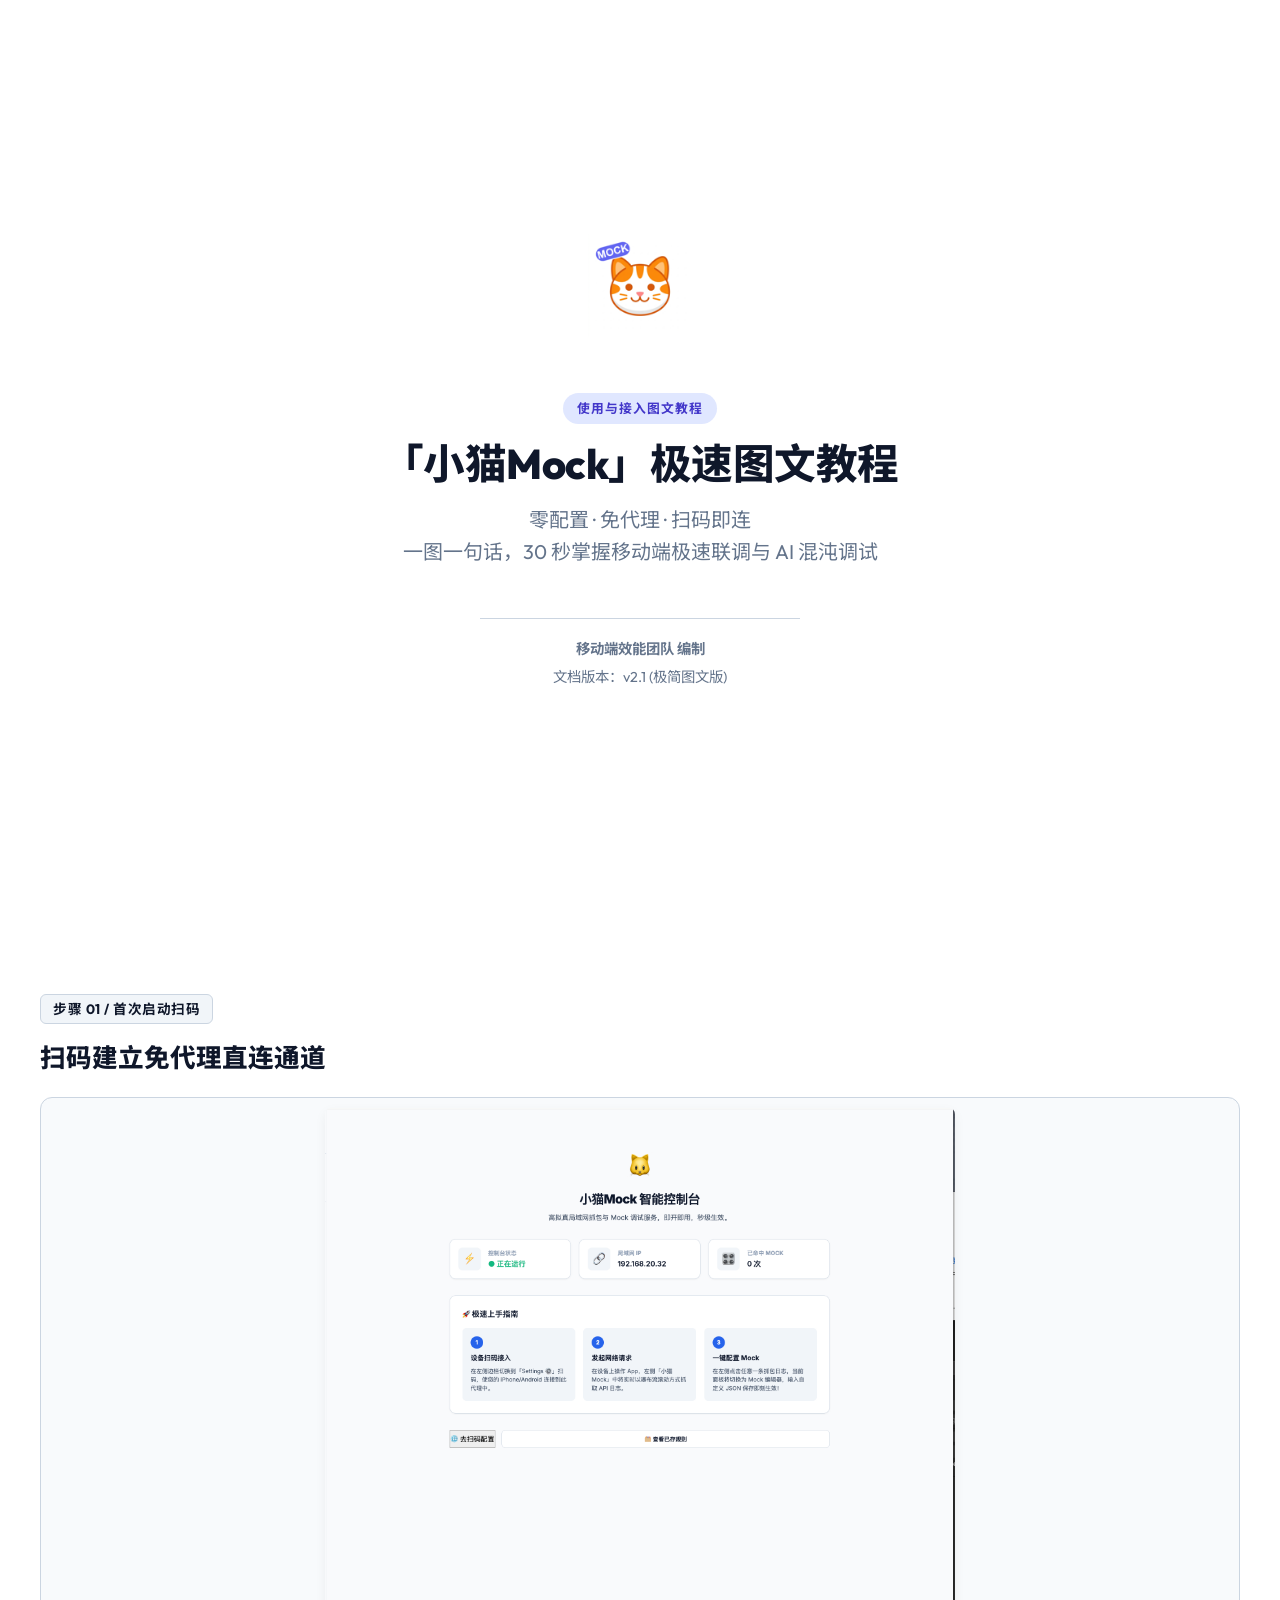
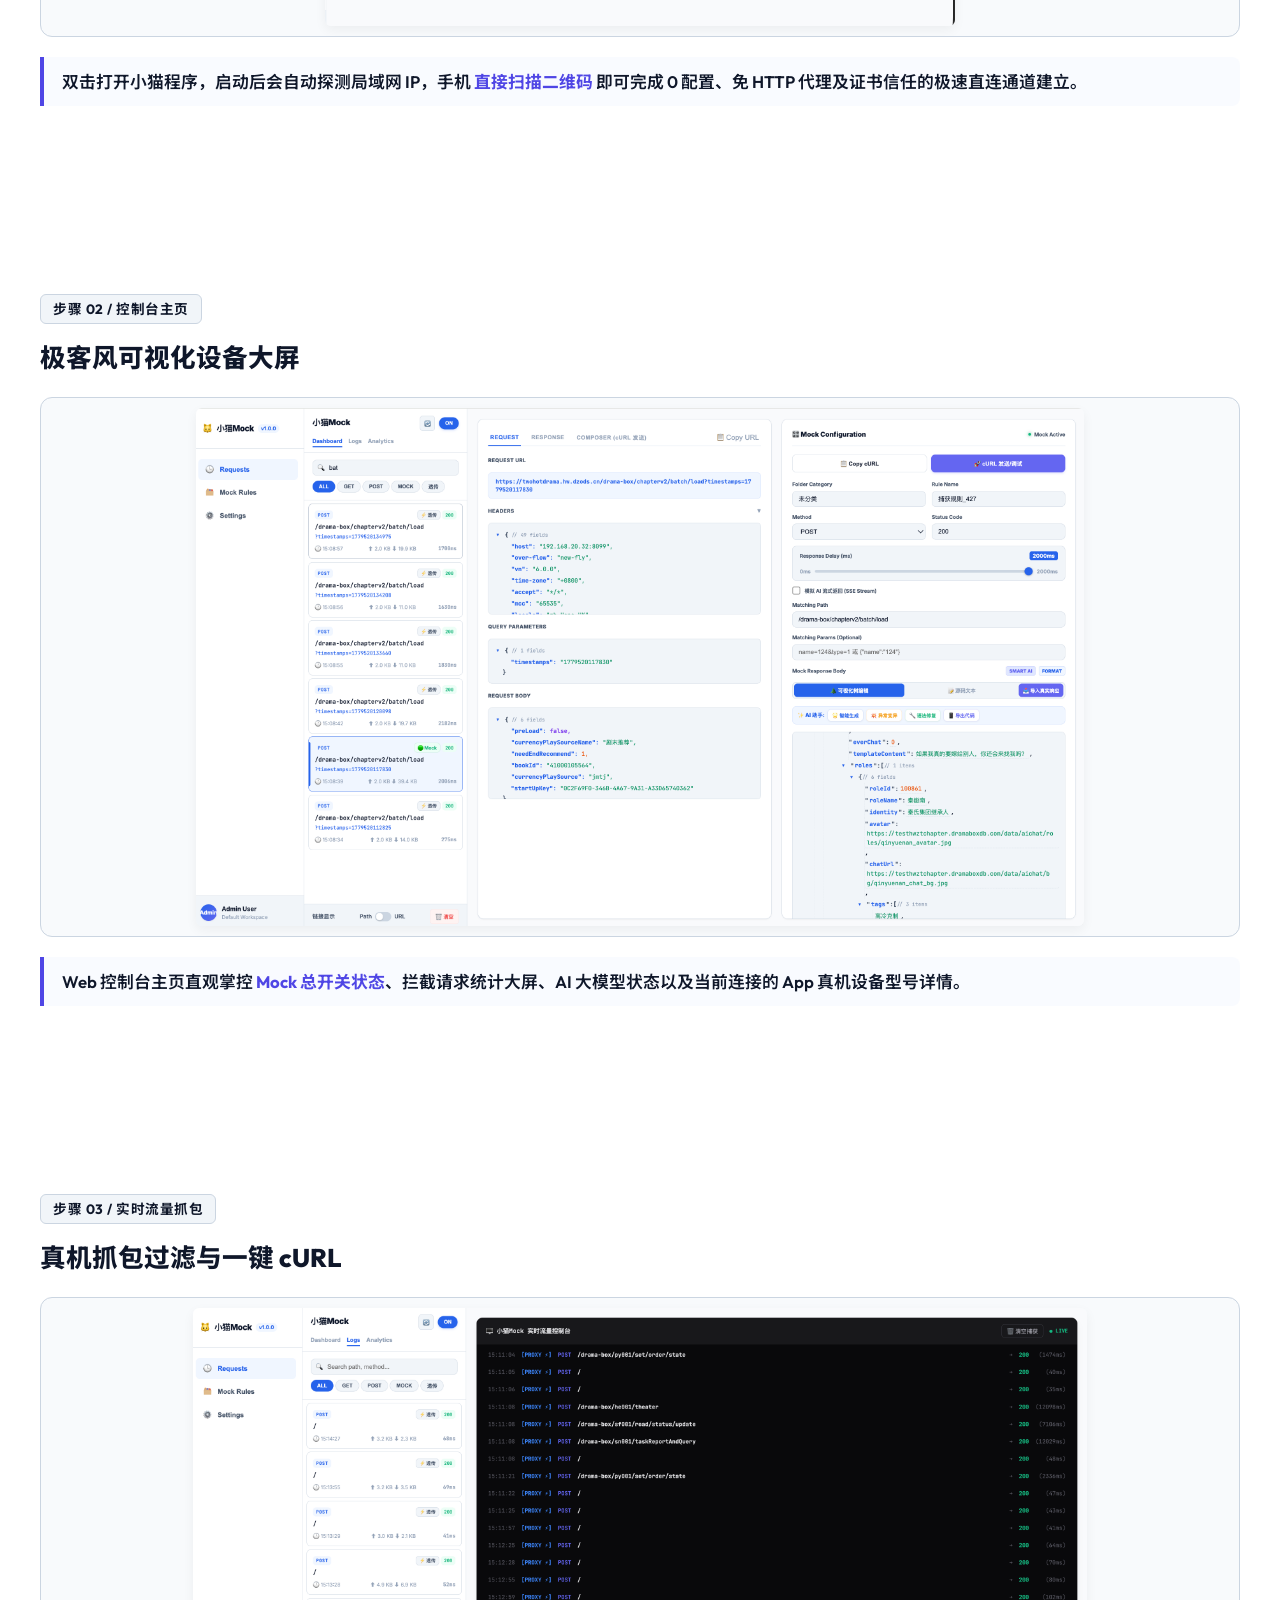
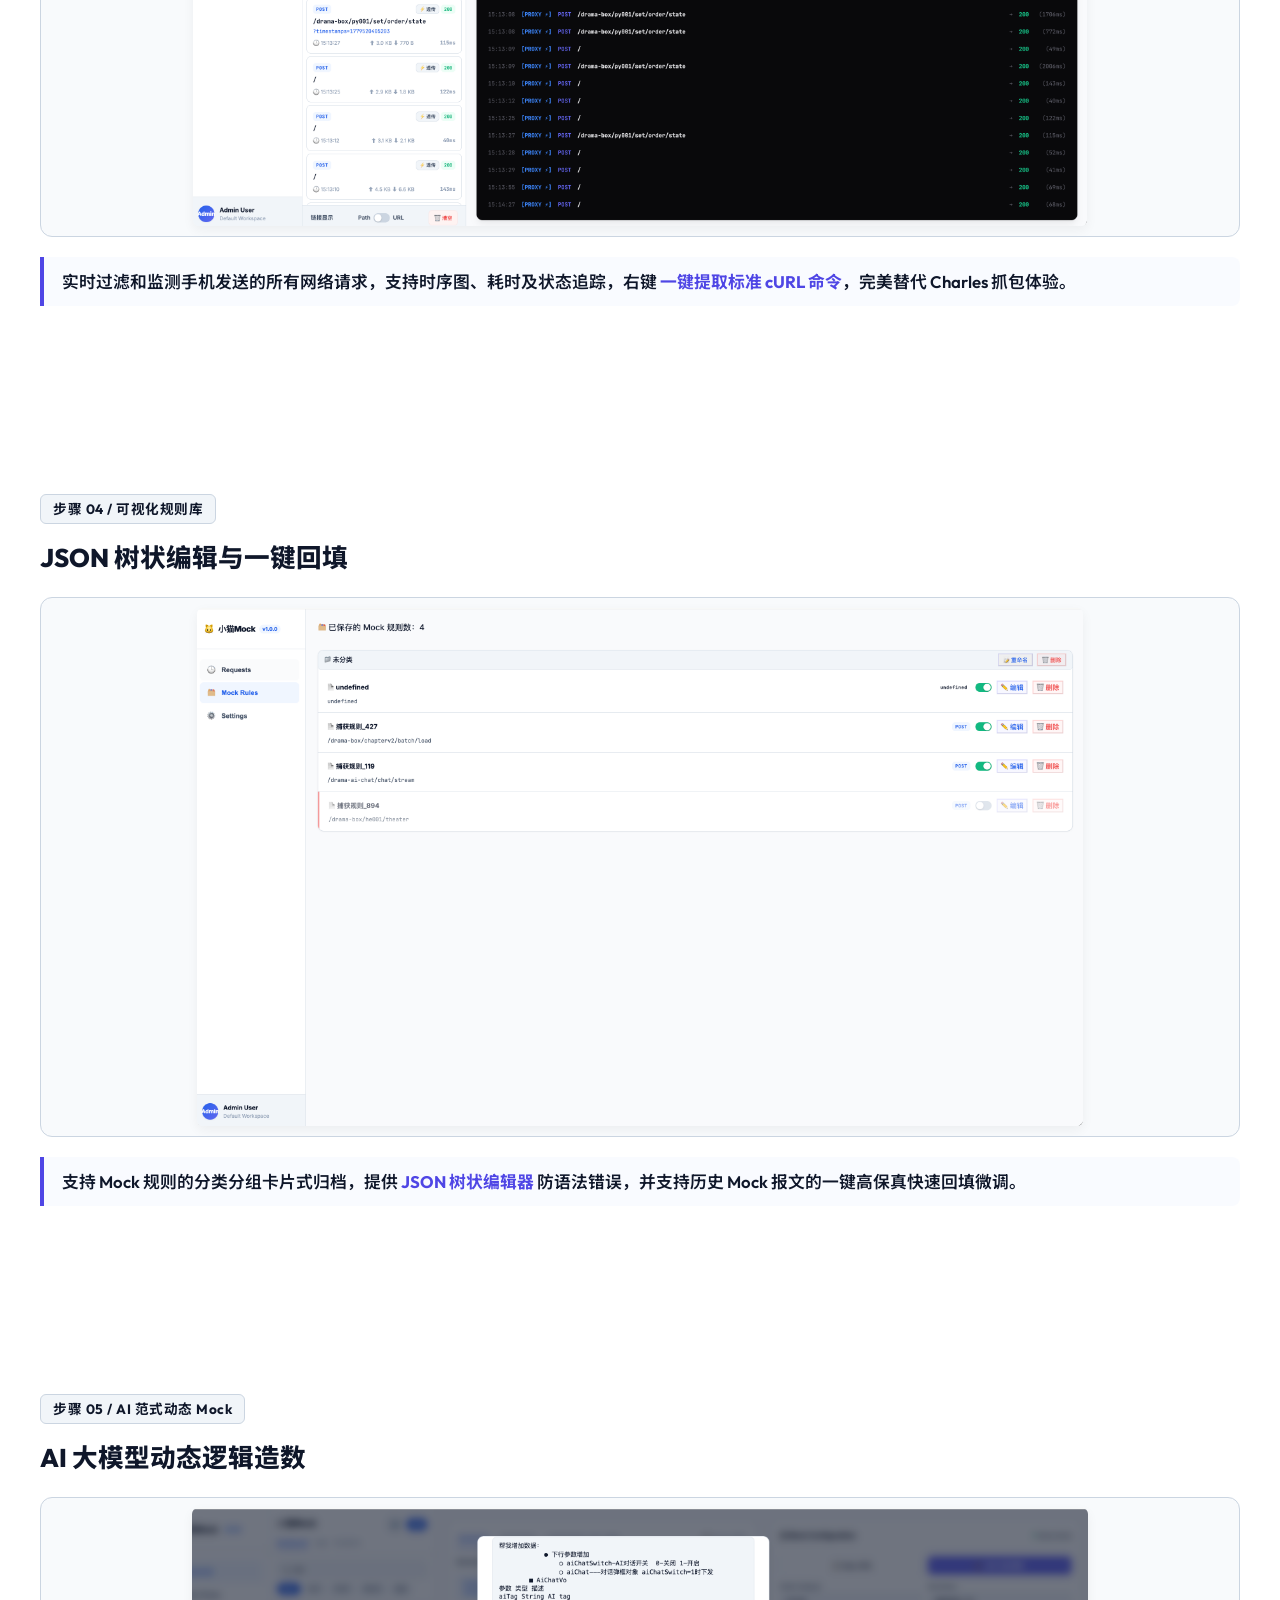
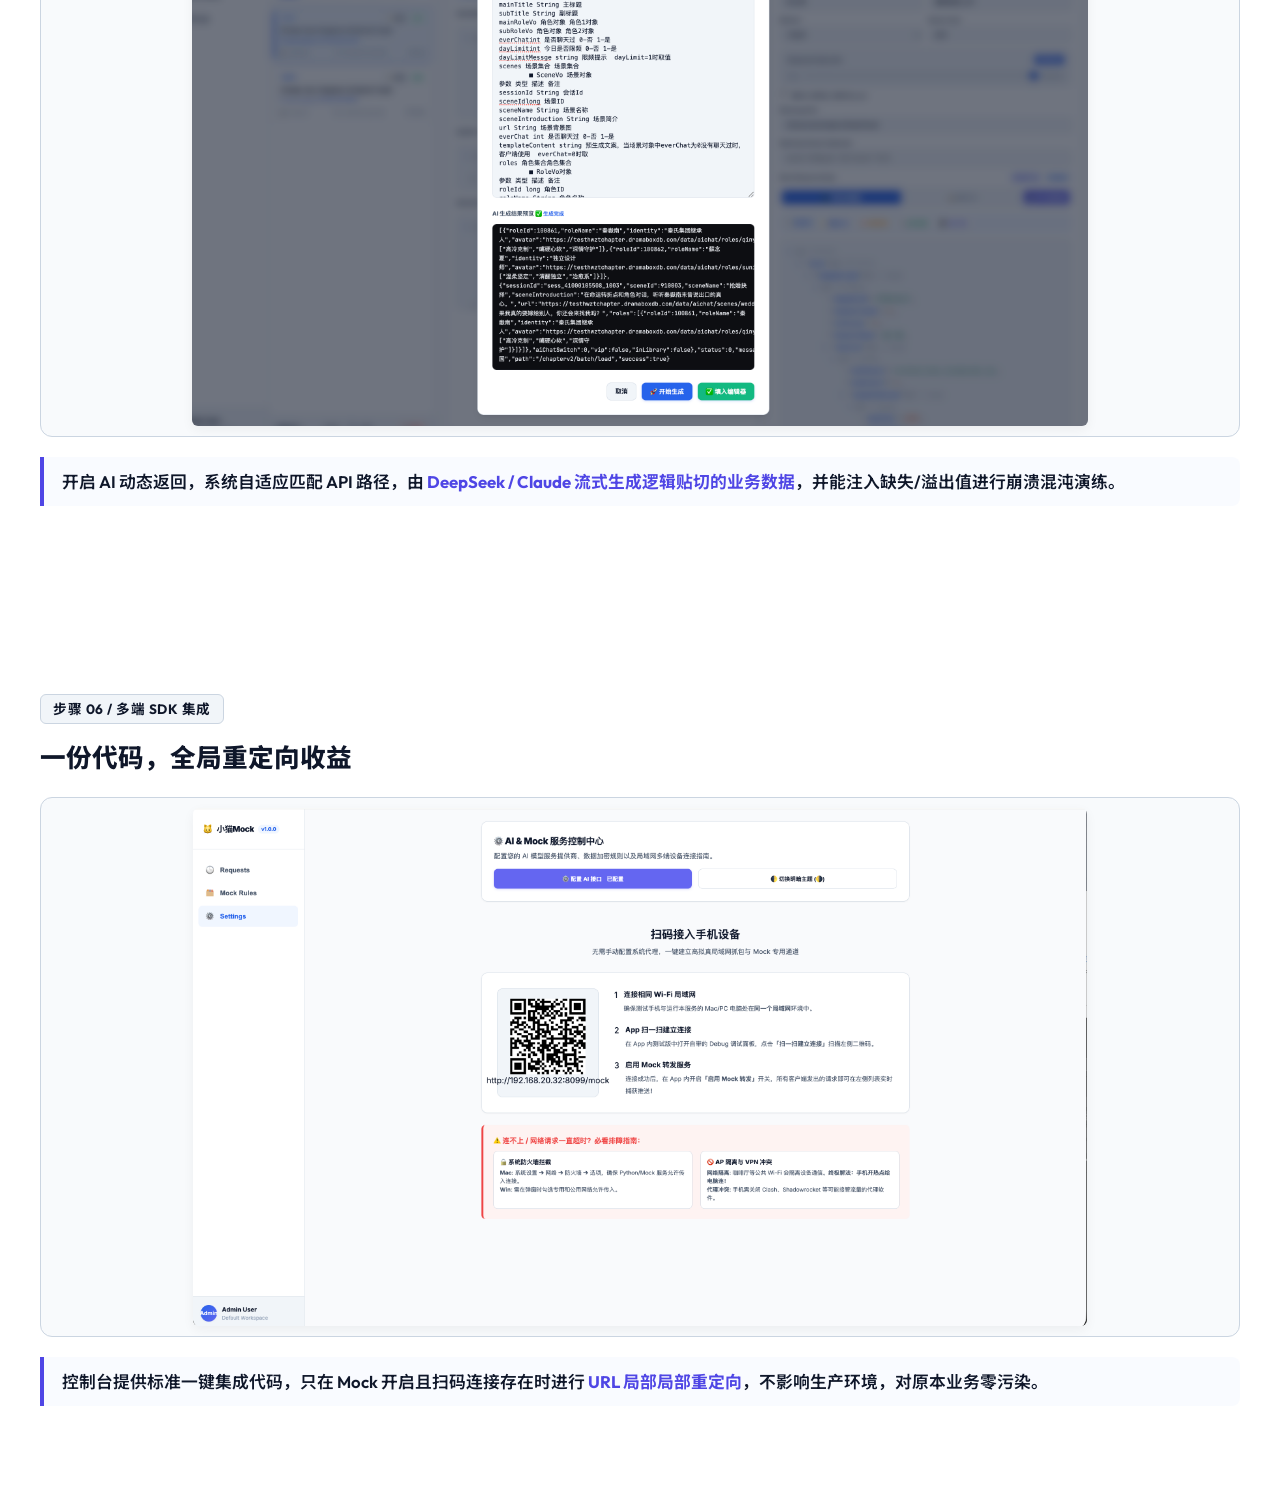
<file: tutorial.html>
<!DOCTYPE html>
<html lang="zh-CN">

<head>
    <meta charset="UTF-8">
    <meta name="viewport" content="width=device-width, initial-scale=1.0">
    <title>🐱 「小猫Mock」极速图文使用教程</title>
    <!-- Google Fonts -->
    <link rel="preconnect" href="https://fonts.googleapis.com">
    <link rel="preconnect" href="https://fonts.gstatic.com" crossorigin>
    <link href="https://fonts.googleapis.com/css2?family=Outfit:wght@300;400;600;800&family=Noto+Sans+SC:wght@300;400;700&display=swap" rel="stylesheet">

    <style>
        :root {
            --primary: #4f46e5;
            --accent-purple: #8b5cf6;
            --accent-green: #10b981;
            
            --text-primary: #0f172a;
            --text-secondary: #334155;
            --text-dim: #64748b;
            
            --border-color: #cbd5e1;
            --font-display: 'Outfit', 'Noto Sans SC', sans-serif;
        }

        * {
            box-sizing: border-box;
            margin: 0;
            padding: 0;
        }

        body {
            background-color: #ffffff;
            color: var(--text-secondary);
            font-family: var(--font-display);
            line-height: 1.5;
            font-size: 15px;
        }

        /* Portrait page printing styles */
        @page {
            size: A4 portrait;
            margin: 15mm 15mm 15mm 15mm !important;
        }

        @media print {
            body {
                background-color: #ffffff !important;
                -webkit-print-color-adjust: exact !important;
                print-color-adjust: exact !important;
            }
            .slide-page {
                height: 100vh !important;
                page-break-after: always !important;
                break-after: page !important;
                display: flex !important;
                flex-direction: column !important;
                justify-content: center !important;
                box-sizing: border-box !important;
            }
        }

        /* Slide-style Page Wrapper */
        .slide-page {
            height: 100vh;
            display: flex;
            flex-direction: column;
            justify-content: center;
            align-items: center;
            padding: 20px 40px;
            page-break-after: always;
            break-after: page;
            box-sizing: border-box;
            position: relative;
        }

        /* Cover Page Styling */
        .cover-page {
            text-align: center;
        }

        .cover-logo {
            font-size: 6.5rem;
            margin-bottom: 25px;
        }

        .cover-title {
            font-size: 2.6rem;
            font-weight: 800;
            color: var(--text-primary);
            line-height: 1.2;
            margin-bottom: 15px;
            letter-spacing: -0.5px;
        }

        .cover-subtitle {
            font-size: 1.25rem;
            color: var(--text-dim);
            max-width: 600px;
            font-weight: 400;
            margin-bottom: 50px;
            line-height: 1.6;
        }

        .cover-meta {
            border-top: 1px solid var(--border-color);
            padding-top: 20px;
            width: 320px;
            display: flex;
            flex-direction: column;
            gap: 6px;
            font-size: 0.9rem;
            color: var(--text-dim);
        }

        .cover-badge {
            align-self: center;
            display: inline-block;
            background: #e0e7ff;
            color: #4338ca;
            padding: 6px 14px;
            border-radius: 99px;
            font-size: 0.8rem;
            font-weight: 700;
            text-transform: uppercase;
            letter-spacing: 1px;
            margin-bottom: 15px;
        }

        /* Step Pages Styling */
        .step-badge {
            align-self: flex-start;
            background: #f1f5f9;
            border: 1px solid var(--border-color);
            color: var(--text-primary);
            padding: 4px 12px;
            border-radius: 6px;
            font-size: 0.85rem;
            font-weight: 700;
            letter-spacing: 0.5px;
            margin-bottom: 15px;
        }

        .step-title {
            font-size: 1.6rem;
            font-weight: 800;
            color: var(--text-primary);
            align-self: flex-start;
            margin-bottom: 20px;
        }

        .image-container {
            width: 100%;
            height: 60vh;
            display: flex;
            justify-content: center;
            align-items: center;
            background: #f8fafc;
            border: 1px solid var(--border-color);
            border-radius: 12px;
            padding: 10px;
            margin-bottom: 20px;
            overflow: hidden;
        }

        .screenshot {
            max-width: 100%;
            max-height: 100%;
            object-fit: contain;
            border-radius: 6px;
            box-shadow: 0 4px 12px rgba(0, 0, 0, 0.05);
        }

        .summary-box {
            width: 100%;
            border-left: 4px solid var(--primary);
            background: #e0e7ff30;
            padding: 12px 18px;
            border-radius: 0 8px 8px 0;
            text-align: justify;
        }

        .summary-box p {
            font-size: 1.05rem;
            color: var(--text-primary);
            font-weight: 600;
            line-height: 1.5;
        }

        .summary-box p strong {
            color: var(--primary);
            font-weight: 700;
        }
    </style>
</head>

<body>

    <!-- PAGE 1: Cover Page -->
    <div class="slide-page cover-page">
        <div class="cover-logo"><img src="[data-uri]" alt="logo" style="width: 1em; height: 1em; vertical-align: -0.1em; display: inline-block;"></div>
        <span class="cover-badge">使用与接入图文教程</span>
        <h1 class="cover-title">「小猫Mock」极速图文教程</h1>
        <p class="cover-subtitle">
            零配置 · 免代理 · 扫码即连
            <br>一图一句话，30 秒掌握移动端极速联调与 AI 混沌调试
        </p>
        <div class="cover-meta">
            <span><strong>移动端效能团队 编制</strong></span>
            <span>文档版本：v2.1 (极简图文版)</span>
        </div>
    </div>

    <!-- PAGE 2: Step 1 -->
    <div class="slide-page">
        <span class="step-badge">步骤 01 / 首次启动扫码</span>
        <h2 class="step-title">扫码建立免代理直连通道</h2>
        <div class="image-container">
            <img class="screenshot" src="小猫Mock截图/小猫mock-首次启动页面.png" alt="首次启动页面">
        </div>
        <div class="summary-box">
            <p>双击打开小猫程序，启动后会自动探测局域网 IP，手机 <strong>直接扫描二维码</strong> 即可完成 0 配置、免 HTTP 代理及证书信任的极速直连通道建立。</p>
        </div>
    </div>

    <!-- PAGE 3: Step 2 -->
    <div class="slide-page">
        <span class="step-badge">步骤 02 / 控制台主页</span>
        <h2 class="step-title">极客风可视化设备大屏</h2>
        <div class="image-container">
            <img class="screenshot" src="小猫Mock截图/小猫mock-主页.png" alt="控制台主页">
        </div>
        <div class="summary-box">
            <p>Web 控制台主页直观掌控 <strong>Mock 总开关状态</strong>、拦截请求统计大屏、AI 大模型状态以及当前连接的 App 真机设备型号详情。</p>
        </div>
    </div>

    <!-- PAGE 4: Step 3 -->
    <div class="slide-page">
        <span class="step-badge">步骤 03 / 实时流量抓包</span>
        <h2 class="step-title">真机抓包过滤与一键 cURL</h2>
        <div class="image-container">
            <img class="screenshot" src="小猫Mock截图/小猫mock-logs.png" alt="流量抓包">
        </div>
        <div class="summary-box">
            <p>实时过滤和监测手机发送的所有网络请求，支持时序图、耗时及状态追踪，右键 <strong>一键提取标准 cURL 命令</strong>，完美替代 Charles 抓包体验。</p>
        </div>
    </div>

    <!-- PAGE 5: Step 4 -->
    <div class="slide-page">
        <span class="step-badge">步骤 04 / 可视化规则库</span>
        <h2 class="step-title">JSON 树状编辑与一键回填</h2>
        <div class="image-container">
            <img class="screenshot" src="小猫Mock截图/小猫mock-规则库.png" alt="规则库管理">
        </div>
        <div class="summary-box">
            <p>支持 Mock 规则的分类分组卡片式归档，提供 <strong>JSON 树状编辑器</strong> 防语法错误，并支持历史 Mock 报文的一键高保真快速回填微调。</p>
        </div>
    </div>

    <!-- PAGE 6: Step 5 -->
    <div class="slide-page">
        <span class="step-badge">步骤 05 / AI 范式动态 Mock</span>
        <h2 class="step-title">AI 大模型动态逻辑造数</h2>
        <div class="image-container">
            <img class="screenshot" src="小猫Mock截图/小猫mock-aigc-生成完成.png" alt="AI动态Mock">
        </div>
        <div class="summary-box">
            <p>开启 AI 动态返回，系统自适应匹配 API 路径，由 <strong>DeepSeek / Claude 流式生成逻辑贴切的业务数据</strong>，并能注入缺失/溢出值进行崩溃混沌演练。</p>
        </div>
    </div>

    <!-- PAGE 7: Step 6 -->
    <div class="slide-page">
        <span class="step-badge">步骤 06 / 多端 SDK 集成</span>
        <h2 class="step-title">一份代码，全局重定向收益</h2>
        <div class="image-container">
            <img class="screenshot" src="小猫Mock截图/小猫mock-接入教程和常见问题.png" alt="多端集成代码">
        </div>
        <div class="summary-box">
            <p>控制台提供标准一键集成代码，只在 Mock 开启且扫码连接存在时进行 <strong>URL 局部局部重定向</strong>，不影响生产环境，对原本业务零污染。</p>
        </div>
    </div>

</body>

</html>
</file>
